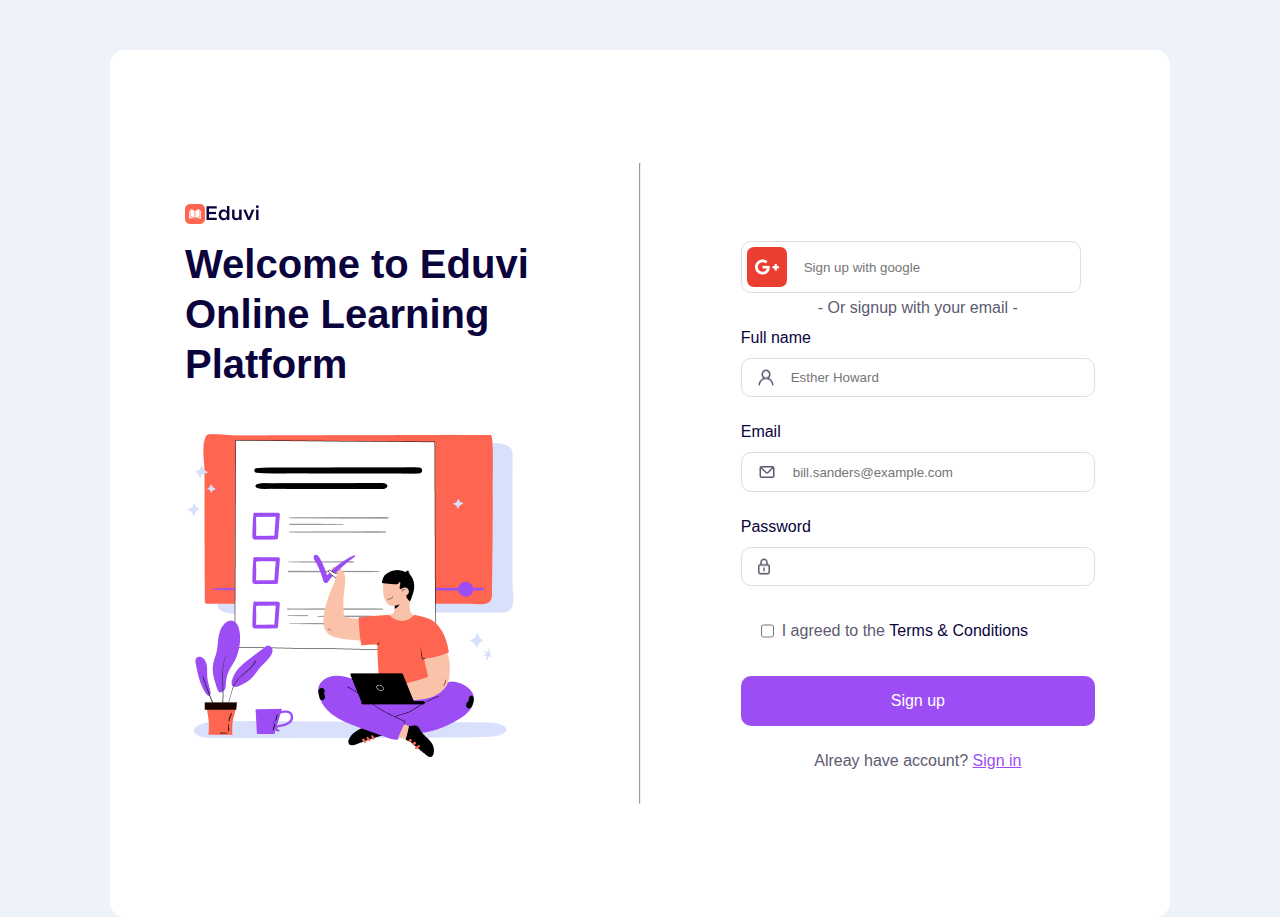
<file: imtihon-4oy/index.html>
<!DOCTYPE html>
<html lang="en">
<head>
   <meta charset="UTF-8">
   <meta http-equiv="X-UA-Compatible" content="IE=edge">
   <meta name="viewport" content="width=device-width, initial-scale=1.0">
   <link rel="stylesheet" href="./css/main.css">
   <title>imtihon-4oy</title>
</head>
<body>
   <section class="menu">
      <div class="container">
          <div class="menu_container">
              <div class="menu_left">
                  <img src="./images/menu_logo.png" alt="">
                  
                  <h3 class="menu_heading">
                      Welcome to Eduvi Online Learning Platform
                  </h3>

                  <img src="./images/main_img.png" alt="">
              </div>

              <hr style="width: 2px; height: 641px; background: linear-gradient(180deg, rgba(10, 3, 60, 0) 0%, #0A033C 51.56%, rgba(10, 3, 60, 0) 100%);">

              <form class="menu_right">
                  <label class="menu_label">
                      <img src="./images/menu_input.png" alt="">

                      <input class="menu_l_input" placeholder="Sign up with google" type="text">
                  </label>

                  <p class="menu_l-text">
                     - Or signup with your email -
                  </p>

                  <h4 class="menu-l_heading">
                      Full name
                  </h4>

                  <label class="menu_lb-label">
                      <img src="./images/odam.png" alt="">
                      <input required class="menu_l_input" placeholder="Esther Howard" type="text">
                  </label>

                  <h4 class="menu-l_heading">
                      Email
                  </h4>

                  <label class="menu_lb-label">
                      <img src="./images/hat.png" alt="">
                      <input required class="menu_l_input" placeholder="bill.sanders@example.com" type="email">
                  </label>

                  <h4 class="menu-l_heading">
                      Password
                  </h4>

                  <label class="menu_lb-label">
                      <img src="./images/Vector.png" alt="">
                      <input required class="menu_l_input" type="password">
                  </label>

                  <label class="menu_lb-label" style="border: none; gap:5px;">
                      <input type="checkbox">
                      <p class="menu_l-text">
                          I agreed to the <span style="color: #0A033C; font-weight: 500;">Terms & Conditions</span>
                      </p>
                  </label>

                  <button class="menu_l-btn" type="submit"><a href="./home.html" class="menu-l_link">Sign up</a></button>

                
                  <p class="menu_l-text" style="margin-top: 20px; text-align: center; ">
                      Alreay have account? <a style="color: #9C4DF4;" href="./signin.html">Sign in</a>
                  </p>
              </form>
          </div>
      </div>
  </section>
</body>
</html>
</file>
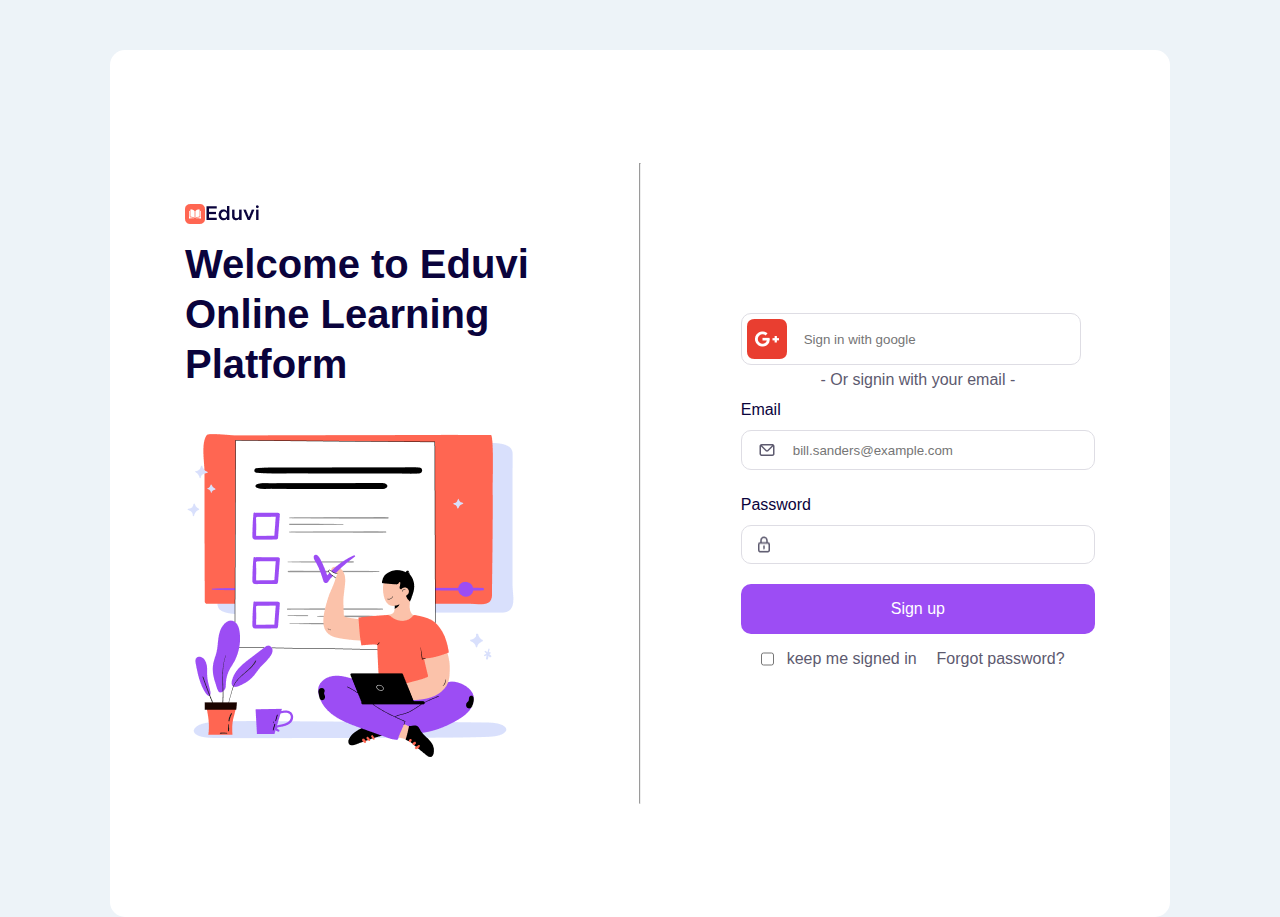
<file: imtihon-4oy/signin.html>
<!DOCTYPE html>
<html lang="en">
<head>
    <meta charset="UTF-8">
    <meta http-equiv="X-UA-Compatible" content="IE=edge">
    <meta name="viewport" content="width=device-width, initial-scale=1.0">
    <link rel="stylesheet" href="./css/main.css">
    <title>ekzamen</title>
</head>
<body>

    <section class="menu">
        <div class="container">
            <div class="menu_container">
                <div class="menu_left">
                    <img src="./images/menu_logo.png" alt="">
                    
                    <h3 class="menu_heading">
                        Welcome to Eduvi Online Learning Platform
                    </h3>
                    
                    <img src="./images/main_img.png" alt="">
                </div>
                
                <hr style="width: 2px; height: 641px; background: linear-gradient(180deg, rgba(10, 3, 60, 0) 0%, #0A033C 51.56%, rgba(10, 3, 60, 0) 100%);">
                
                <form class="menu_right">
                    <label class="menu_label">
                        <img src="./images/menu_input.png" alt="">
                        
                        <input class="menu_l_input" placeholder="Sign in with google" type="text">
                    </label>
                    
                    <p class="menu_l-text">
                        - Or signin with your email -
                    </p>
                    
                    <h4 class="menu-l_heading">
                        Email
                    </h4>
                    
                    <label class="menu_lb-label">
                        <img src="./images/hat.png" alt="">
                        <input required class="menu_l_input" placeholder="bill.sanders@example.com" type="email">
                    </label>
                    
                    <h4 class="menu-l_heading">
                        Password
                    </h4>
                    
                    <label class="menu_lb-label">
                        <img src="./images/Vector.png" alt="">
                        <input required class="menu_l_input" type="password">
                    </label>
                    
                    <button class="menu_l-btn" type="submit"><a href="./index.html" class="menu-l_link">Sign up</a></button>
                    
                    
                    <label class="menu_lb-label" style="border: none; gap:20px;">
                        <div style="display: flex; gap: 10px;">
                            <input type="checkbox">
                            <p class="menu_l-text">
                                keep me signed in
                            </p>
                        </div>
                        
                        <p class="menu_l-text">
                           Forgot password?
                        </p>
                    </label>
                </form>
            </div>
        </div>
     </section>
    
</body>
</html>
</file>
<file: imtihon-4oy/css/main.css>
html {
   box-sizing: border-box;
   height: 100%;
   scroll-behavior: smooth;
 }
 
 *,
 *::before,
 *::after {
   box-sizing: inherit;
 }

 h1,h2,h3,h4,h5,h6, p {
  margin: 0;
  padding: 0;
 }
 
 body {
   display: flex;
   flex-direction: column;
   height: 100%;
   padding: 0;
   margin: 0;
   font-family: 'Arial', sans-serif;
   font-size: 16px;
   line-height: 1.5;
   background: #EDF3F8;
   overflow-x: hidden;
 }
 
 img {
   max-width: 100%;
   height: auto;
   display: block;
 }
 
 .container {
     max-width: 1240px;
     max-height: 5755px;
     width: 100%;
     margin-left: auto;
     margin-right: auto;
 }

.menu {   
   background: #FFFFFF;
   border-radius: 15px;
   max-width: 1060px;
   width: 100%;
   margin: 50px auto;
}

.menu_container {
   padding-top: 105px;
   padding-bottom: 105px;
   padding-left: 75px;
   padding-right: 75px;
   display: flex;
   gap: 50px;
   align-items: center;
}

.menu_heading {
   font-weight: 700;
   font-size: 40px;
   line-height: 50px;
   color: #0A033C;
   max-width: 355px;
   margin-top: 15px;
   margin-bottom: 39px;
}

.menu_right {
   margin-top: 50px;
}

.menu_label {
   background: #FFFFFF;
   border: 1px solid #DEDDE4;
   border-radius: 10px;
   display: flex;
   gap: 15px;
   max-width: 340px;
   padding: 5px;
}

.menu_l_input {
   border: none;
   outline: none;
   color: #5D5A6F;
}

.menu_l-text {
   font-weight: 400;
   font-size: 16px;
   line-height: 30px;
   text-align: center;
   color: #5D5A6F;
}

.menu_lb-label {
   display: flex;
   gap: 15px;
   background: #FFFFFF;
   border: 1px solid #DEDDE4;
   border-radius: 10px;
   padding: 10px 16px;
   margin-bottom: 20px;
}

.menu-l_heading {
   margin-bottom: 5px;
   font-weight: 500;
   font-size: 16px;
   line-height: 30px;
   color: #0A033C;
}

.menu_l-btn {
   background: #9C4DF4;
   border-radius: 10px;
   padding: 10px 150px;
   border: none;
}

.menu-l_link {
   font-weight: 500;
   font-size: 16px;
   line-height: 30px;
   text-align: center;
   color: #FFFFFF;
   text-decoration: none;
}
</file>
